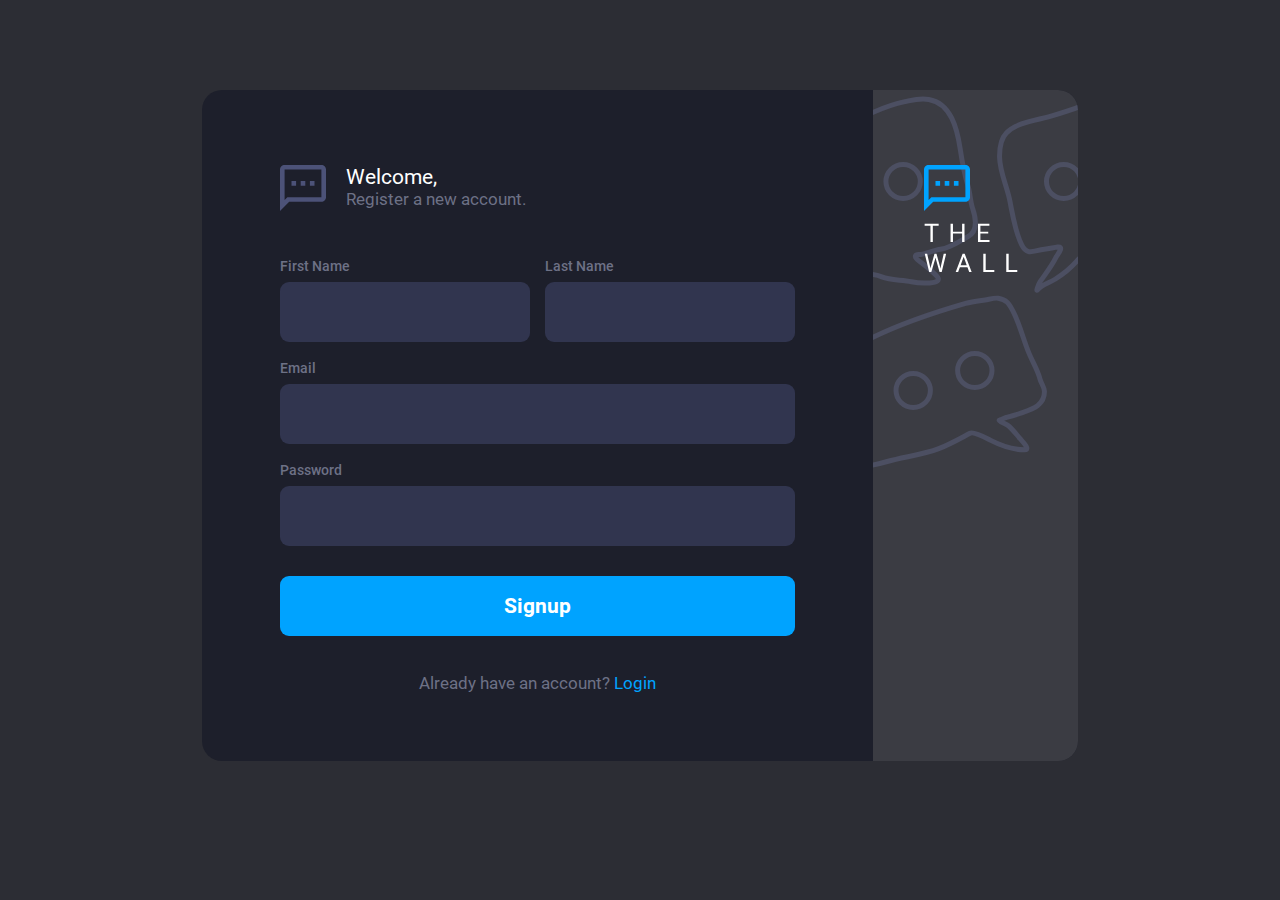
<file: views/index.html>
<!DOCTYPE html>
<html lang="en">
<head>
    <meta charset="UTF-8">
    <meta http-equiv="X-UA-Compatible" content="IE=edge">
    <meta name="viewport" content="width=device-width, initial-scale=1.0">
    <link rel="icon" type="image/x-icon" href="../assets/images/favicon.png"/>
    <meta name="description" content="Signup form of the wall assignment">
    <meta name="author" content="Jhaver Gurtiza">
    <title>The Wall | Sign Up Page</title>

    <!-- Less -->
    <link rel="stylesheet" href="../assets/css/index.css"/>
    <link rel="stylesheet" href="../assets/css/global.css"/>

</head>
<body>
    <div id="wrapper">
        <section id="signup_container">
            <img src="../assets/images/the_wall_big_logo.svg" alt="The Wall Logo">
            <h2>Welcome,</h2>
            <h1>Register a new account.</h1>
            <form id="signup_form">
                <div class="form_control">
                    <label for="first_name_input">First Name</label>
                    <input type="text" id="first_name_input">
                </div>
                <div class="form_control">
                    <label for="last_name_input">Last Name</label>
                    <input type="text" id="last_name_input">
                </div>
                <label for="email_input">Email</label>
                <input type="email" id="email_input">
                <label for="password_input">Password</label>
                <input type="password" id="password_input">
                <button type="submit">Signup</button>
                <p>Already have an account? <a href="login.html">Login</a></p>
            </form>
        </section>
        <a href="wall.html" class="hidden" id="dashboard_link"></a>
    </div>
    
    <!-- Scripts -->
    <script src="./../assets/js/index.js"></script>
</body>
</html>
</file>
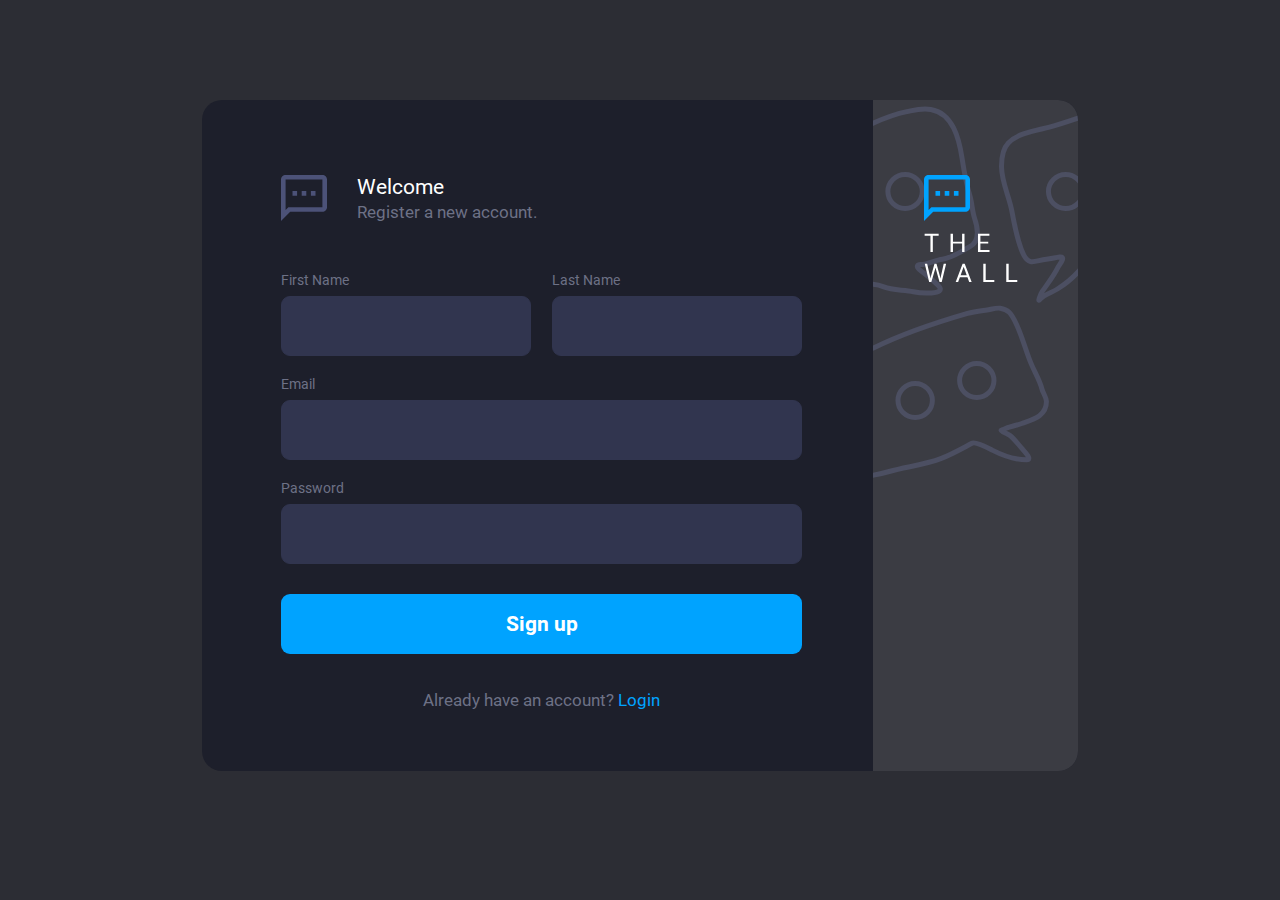
<file: web_frontend/views/index.html>
<!DOCTYPE html>
<html lang="en">
<head>
    <meta charset="UTF-8">
    <meta http-equiv="X-UA-Compatible" content="IE=edge">
    <meta name="viewport" content="width=device-width, initial-scale=1.0">
    <link rel="icon" type="image/x-icon" href="../assets/images/favicon.png"/>
    <meta name="description" content="Signup form of the wall assignment">
    <meta name="author" content="Jhaver Gurtiza">
    <title>The Wall | Sign Up Page</title>

    <!-- Less -->
    <link rel="stylesheet" href="../assets/css/index.css"/>
    <link rel="stylesheet" href="../assets/css/global.css"/>

</head>
<body>
    <div id="wrapper">
        <section id="signup_container">
            <img src="../assets/images/the_wall_big_logo.svg" alt="The Wall Logo">
            <h2>Welcome</h2>
            <h1>Register a new account.</h1>
            <form id="signup_form">
                <div class="form_control">
                    <label for="first_name_input">First Name</label>
                    <input type="text" id="first_name_input">
                </div>
                <div class="form_control">
                    <label for="last_name_input">Last Name</label>
                    <input type="text" id="last_name_input">
                </div>
                <label for="email_input">Email</label>
                <input type="email" id="email_input">
                <label for="password_input">Password</label>
                <input type="password" id="password_input">
                <button type="submit">Sign up</button>
                <p>Already have an account? <a href="login.html">Login</a></p>
            </form>
        </section>
        <a href="wall.html" class="hidden" id="dashboard_link"></a>
    </div>
    
    <!-- Scripts -->
    <script src="./../assets/js/index.js"></script>
</body>
</html>
</file>
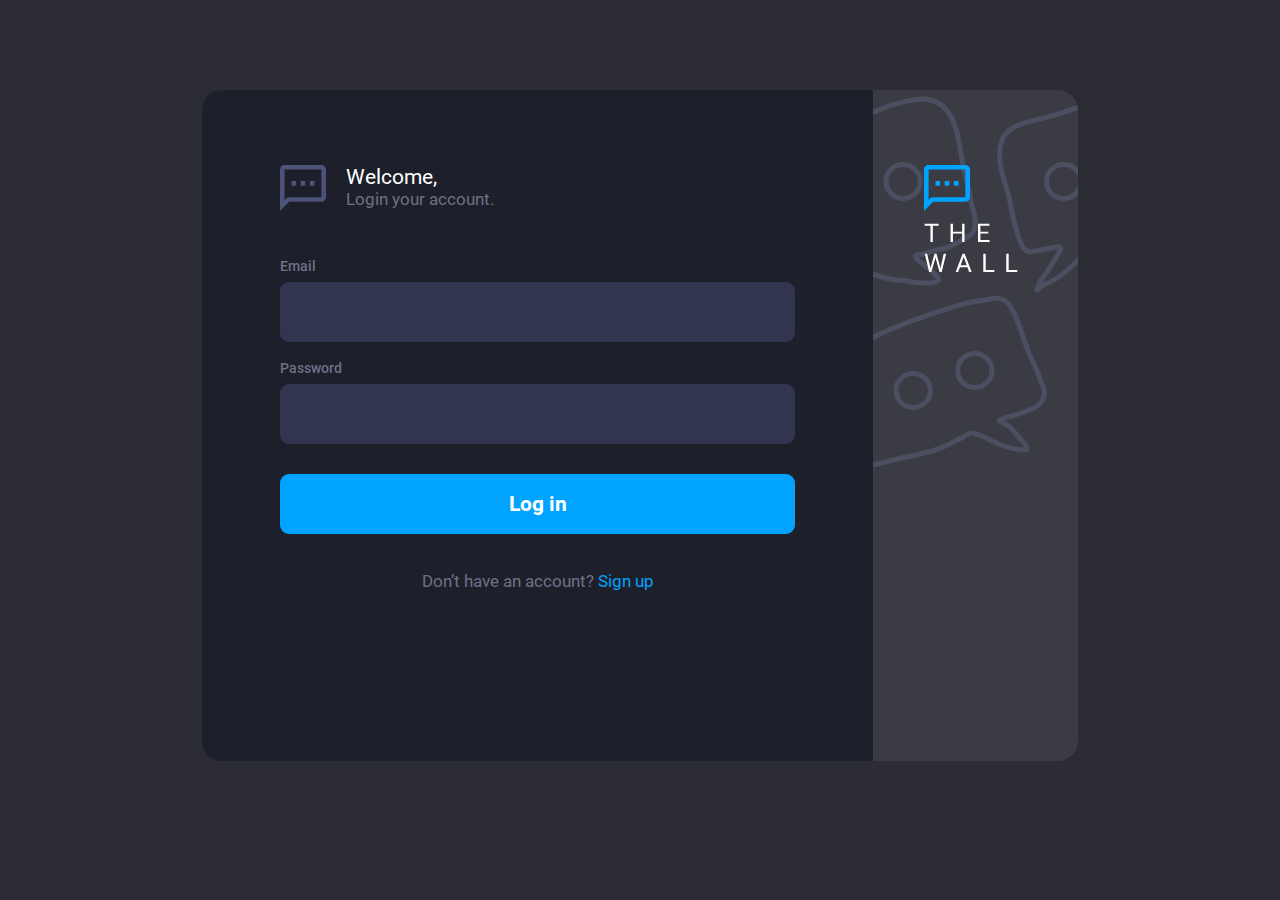
<file: views/login.html>
<!DOCTYPE html>
<html lang="en">
<head>
    <meta charset="UTF-8">
    <meta http-equiv="X-UA-Compatible" content="IE=edge">
    <meta name="viewport" content="width=device-width, initial-scale=1.0">
    <link rel="icon" type="image/x-icon" href="../assets/images/favicon.png"/>
    <meta name="description" content="Login or Register form of the wall assignment">
    <meta name="author" content="Jerwin A. Fernandez">
    <title>The Wall | Log in Page</title>

    <!-- Less -->
    <link rel="stylesheet" href="../assets/css/global.css"/>
    <link rel="stylesheet" href="../assets/css/index.css"/>
</head>
<body>

    <div id="wrapper">
        <section id="signup_container">
            <img src="../assets/images/the_wall_big_logo.svg" alt="The Wall Logo">
            <h2>Welcome,</h2>
            <h1>Login your account.</h1>
            <form id="login_form">
                <label for="email_login_input">Email</label>
                <input type="email" id="email_login_input">
                <label for="password_login_input">Password</label>
                <input type="password" id="password_login_input">
                <button type="submit">Log in</button>
                <p>Don’t have an account? <a href="index.html">Sign up</a></p>
            </form>
        </section>
        <a href="wall.html" class="hidden" id="dashboard_link"></a>
    </div>
 
    <!-- Scripts -->
    <script src="./../assets/js/index.js"></script>
</body>
</html>
</file>
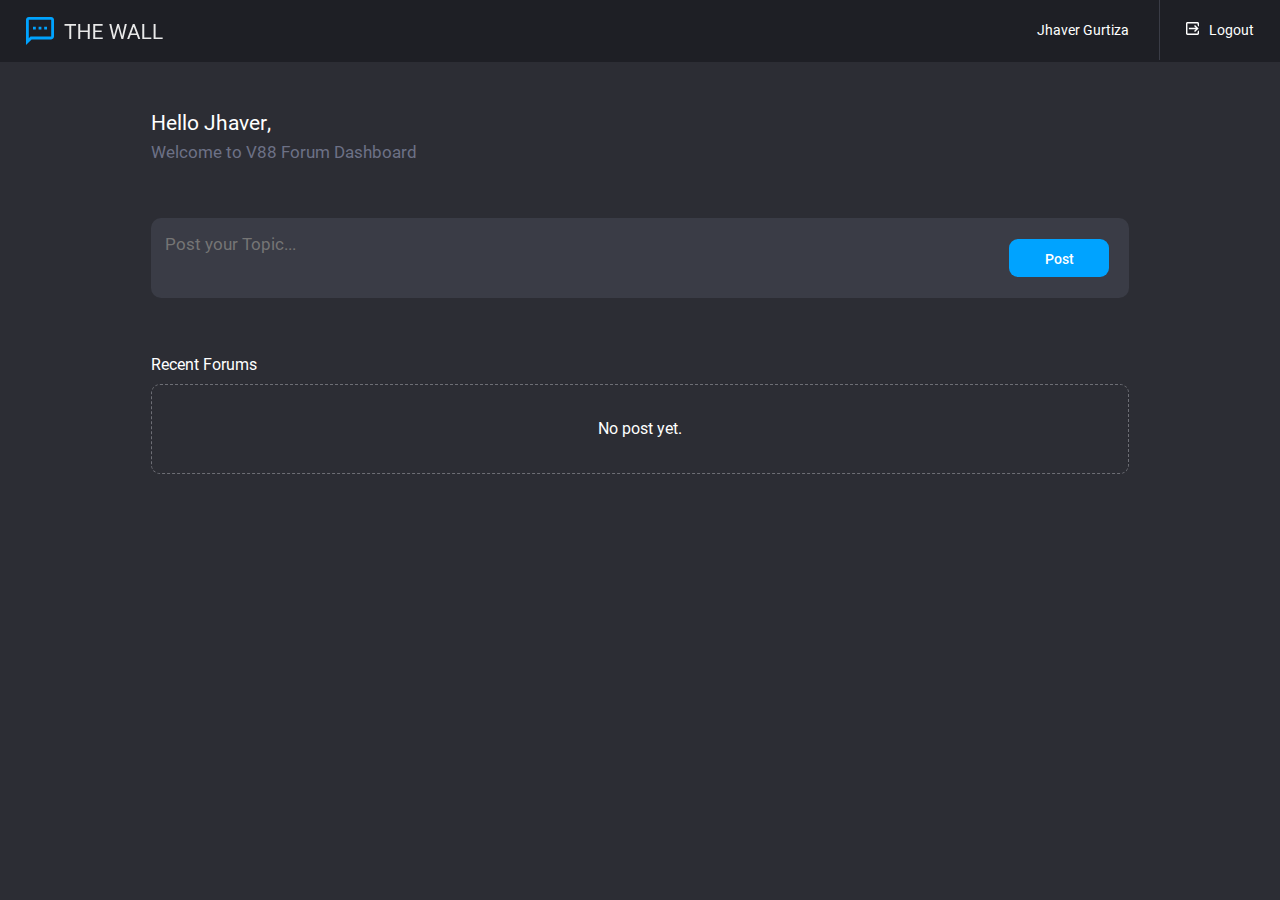
<file: views/wall.html>
<!DOCTYPE html>
<html lang="en">
<head>
    <meta charset="UTF-8">
    <meta http-equiv="X-UA-Compatible" content="IE=edge">
    <meta name="viewport" content="width=device-width, initial-scale=1.0">
    <link rel="icon" type="image/x-icon" href="../assets/images/favicon.png"/>
    <meta name="description" content="Dashboard for village 88 forum">
    <meta name="author" content="Jhaver Gurtiza">
    <title>The Wall Dashboard</title>

    <!-- Less -->
    <link rel="stylesheet" href="../assets/css/global.css"/>
    <link rel="stylesheet" href="../assets/css/wall.css"/>
</head>
<body>
    <div id="wrapper">
        <header>
            <img src="../assets/images/the_wall_small_logo.svg" alt="The Wall Logo">
            <div class="profile_container">
                <span>Jhaver Gurtiza</span>
                <a href="login.html" id="logout_btn">Logout</a>
            </div>
        </header>
        <section id="dashboard_content">
            <h2>Hello <span class="profile_name">Jhaver</span>,</h2>
            <h1>Welcome to V88 Forum Dashboard</h1>
            <form id="post_topic_form">
                <textarea placeholder="Post your Topic..."></textarea>
                <button type="submit">Post</button>
            </form>
            <h3>Recent Forums</h3>
            <p class="empty_forum_text">No post yet.</p>
            <ul id="forum_list"></ul>
        </section>
        <ul id="clone_post_container" class="hidden">
            <li>
                <p>Lorem ipsum dolor sit amet consectetur adipisicing elit. Eligendi soluta voluptas molestias tempore ipsam explicabo laborum magnam quo sint eos eveniet, nisi hic nostrum accusantium! Perspiciatis exercitationem hic omnis consequatur.</p>
                <div class="forum_details">
                    <span class="profile_name">Jhaver Gurtiza (few sec ago)</span><span class="response_counter">0 Responses</span>
                    <div class="action_container">
                        <button type="button" class="edit_btn"></button>
                        <button type="button" class="delete_btn"></button>
                        <div class="confirm_delete_container"><p>Confirm Delete?</p><button class="no_btn">No</button><button class="yes_btn">Yes</button></div>
                    </div>
                </div>
                <form class="edit_response_form">
                    <textarea placeholder="Post your response..."></textarea>
                    <button type="submit">Comment</button>
                </form>
                <ul class="response_list"></ul>
            </li>
        </ul>
    </div>
    
    <!-- Scripts -->
    <script src="./../assets/js/wall.js"></script>
</body> 
</html>
</file>
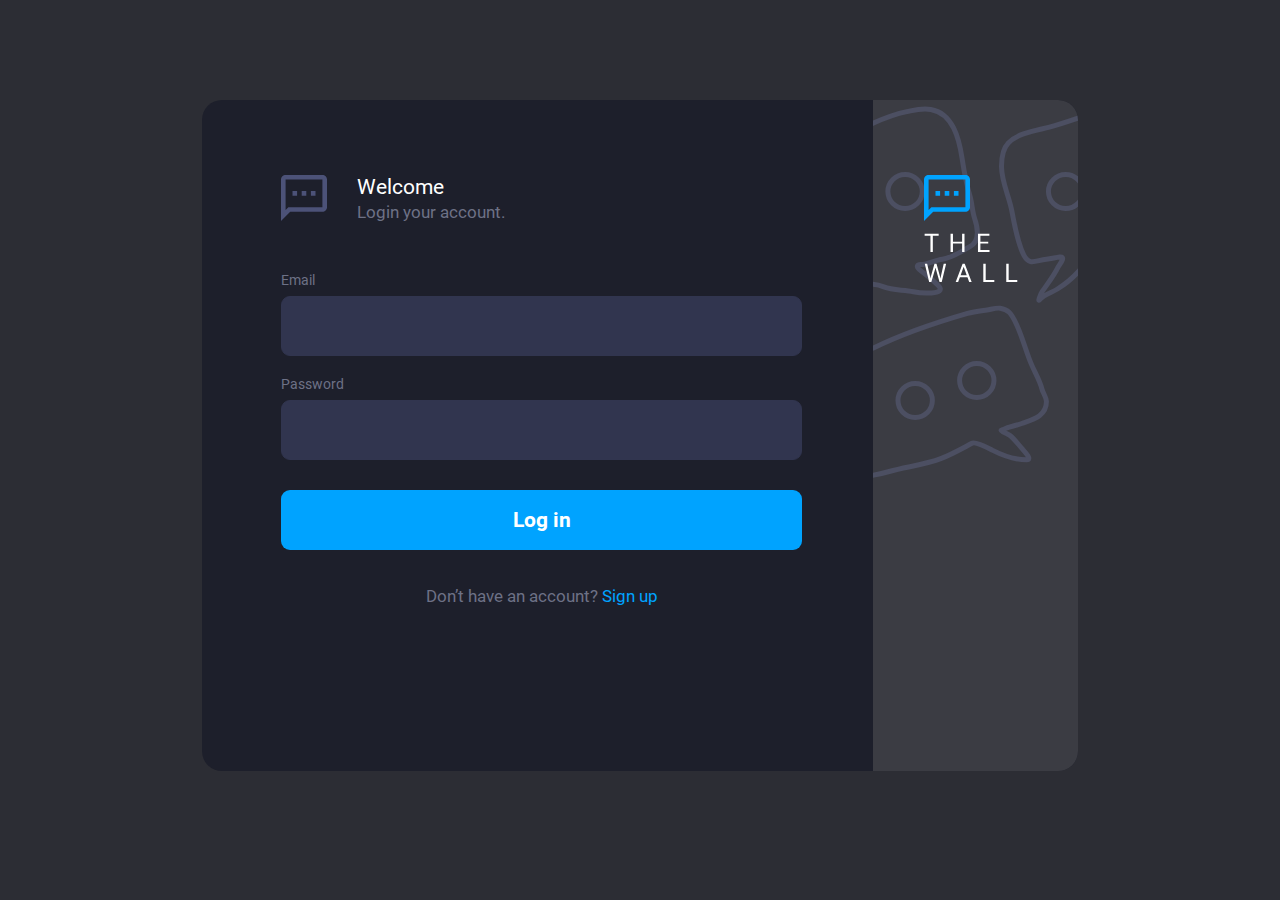
<file: web_frontend/views/login.html>
<!DOCTYPE html>
<html lang="en">
<head>
    <meta charset="UTF-8">
    <meta http-equiv="X-UA-Compatible" content="IE=edge">
    <meta name="viewport" content="width=device-width, initial-scale=1.0">
    <link rel="icon" type="image/x-icon" href="../assets/images/favicon.png"/>
    <meta name="description" content="Login or Register form of the wall assignment">
    <meta name="author" content="Jerwin A. Fernandez">
    <title>The Wall | Sign In/Up Page</title>

    <!-- Less -->
    <link rel="stylesheet" href="../assets/css/global.css"/>
    <link rel="stylesheet" href="../assets/css/index.css"/>
</head>
<body>

    <div id="wrapper">
        <section id="signup_container">
            <img src="../assets/images/the_wall_big_logo.svg" alt="The Wall Logo">
            <h2>Welcome</h2>
            <h1>Login your account.</h1>
            <form id="login_form">
                <label for="email_login_input">Email</label>
                <input type="email" id="email_login_input">
                <label for="password_login_input">Password</label>
                <input type="password" id="password_login_input">
                <button type="submit">Log in</button>
                <p>Don’t have an account? <a href="index.html">Sign up</a></p>
            </form>
        </section>
        <a href="wall.html" class="hidden" id="dashboard_link"></a>
    </div>
 
    <!-- Scripts -->
    <script src="./../assets/js/index.js"></script>
</body>
</html>
</file>
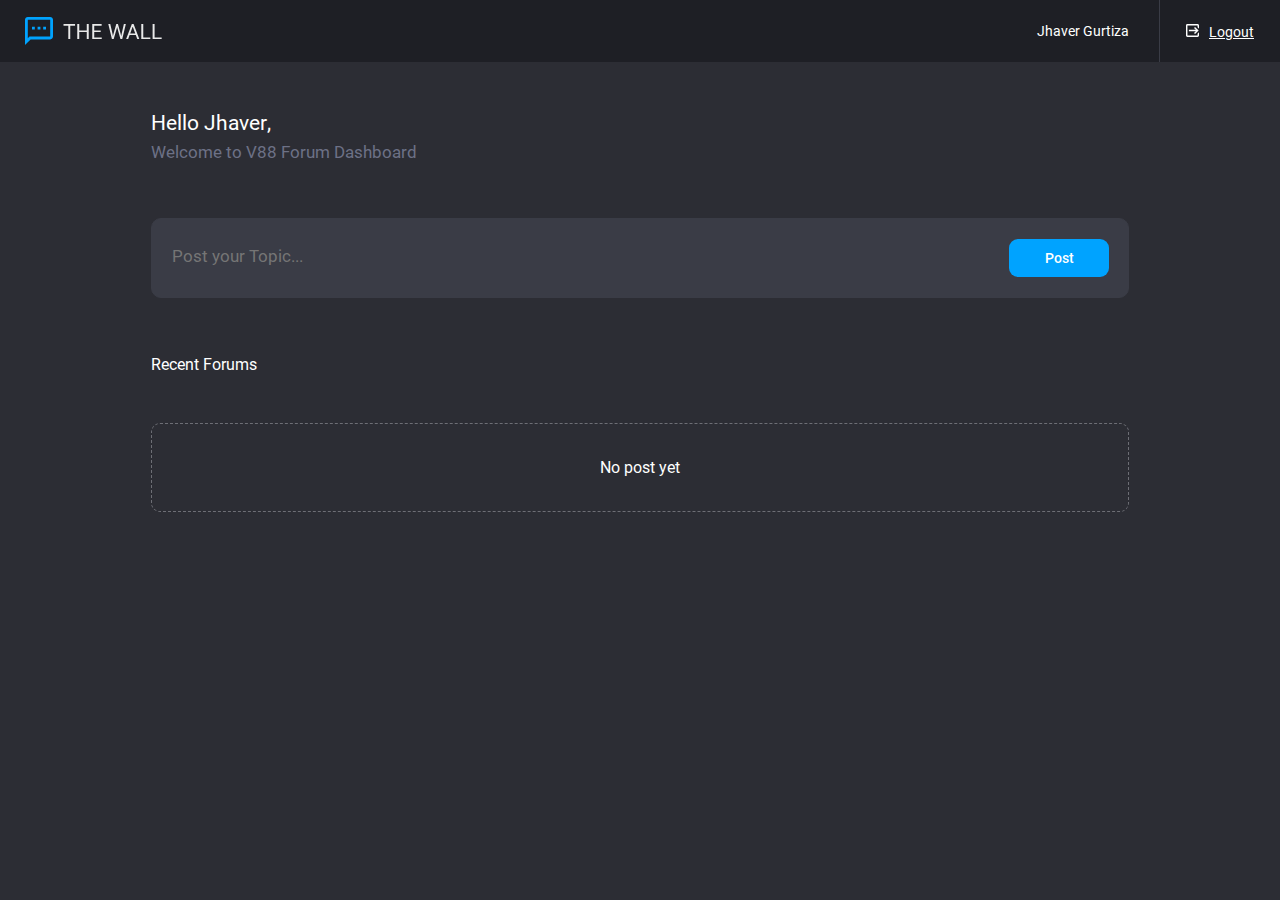
<file: web_frontend/views/wall.html>
<!DOCTYPE html>
<html lang="en">
<head>
    <meta charset="UTF-8">
    <meta http-equiv="X-UA-Compatible" content="IE=edge">
    <meta name="viewport" content="width=device-width, initial-scale=1.0">
    <link rel="icon" type="image/x-icon" href="../assets/images/favicon.png"/>
    <meta name="description" content="Dashboard for village 88 forum">
    <meta name="author" content="Jhaver Gurtiza">
    <title>The Wall Dashboard</title>

    <!-- Less -->
    <link rel="stylesheet" href="../assets/css/global.css"/>
    <link rel="stylesheet" href="../assets/css/wall.css"/>
</head>
<body>
    <div id="wrapper">
        <header>
            <img src="../assets/images/the_wall_small_logo.svg" alt="The Wall Logo">
            <div class="profile_container">
                <span>Jhaver Gurtiza</span>
                <a href="login.html" id="logout_btn">Logout</a>
            </div>
        </header>
        <section id="dashbord_content">
            <h2>Hello <span class="profile_name">Jhaver</span>,</h2>
            <h1>Welcome to V88 Forum Dashboard</h1>
            <form id="post_topic_form">
                <textarea placeholder="Post your Topic..."></textarea>
                <button type="submit">Post</button>
            </form>
            <h3>Recent Forums</h3>
            <p id="empty_forum_text">No post yet</p>
            <ul id="forum_list">
                
                
            </ul>
        </section>
        <ul id="clone_post_container" class="hidden">
            <li>
                <p>Lorem ipsum dolor sit amet, consectetur adipiscing elit. Interdum nec feugiat massa adipiscing. Sit at placerat nisi, sed lorem porttitor nulla aliquam fermentum. Mi curabitur consequat congue consectetur erat sed.</p>
                <div class="forum_details">
                    <span class="profile_name">Jhaver Gurtiza (few seconds ago)</span> <span class="response_counter">0 Responses</span> 
                    <div class="action_container">
                        <button type="button" class="edit_btn" onclick="editPost(this.id)"></button>
                        <button type="button" class="delete_btn" onclick="deletePost(this.id)"></button>
                        <div class="confirm_delete_container"><p>Confirm Delete?</p><button class="no_btn">No</button><button class="yes_btn">Yes</button></div>
                    </div>
                </div>
                <form>
                    <textarea placeholder="Post your Response..."></textarea>
                    <button type="submit">Comment</button>
                </form>
                <ul class="response_list"></ul>
            </li>
        </ul>
        <ul id="clone_response_container" class="hidden">
            <li>
                <p>Lorem ipsum dolor sit amet, consectetur adipiscing elit. Interdum nec feugiat massa adipiscing. Sit at placerat nisi, sed lorem porttitor nulla aliquam fermentum. Mi curabitur consequat congue consectetur erat sed.</p>
                <div class="forum_details">
                    <span class="profile_name">Jhaver Gurtiza (few seconds ago)</span> 
                    <div class="action_container">
                        <button type="button" class="edit_btn" onclick="editResponse(this.id)"></button>
                        <button type="button" class="delete_btn" onclick="deleteResponse(this.id)"></button>
                        <div class="confirm_delete_container"><p>Confirm Delete?</p><button class="no_btn">No</button><button class="yes_btn">Yes</button></div>
                    </div>
                </div>
                <form class="hidden">
                    <textarea placeholder="Post your Response..."></textarea>
                    <button type="submit">Comment</button>
                </form>
            </li>
        </ul>
    </div>
    <!-- Scripts -->
    <script src="./../assets/js/wall.js"></script>
</body>
</html>
</file>
<file: assets/css/index.css>
#wrapper section {
  background-color: #1D1F2B;
  border-radius: 20px;
  height: 671px;
  margin: 90px auto 0px auto;
  padding: 75px 283px 75px 78px;
  position: relative;
  width: 876px;
}
#wrapper section::before {
  background-color: #3B3C43;
  background-image: url("../images/right_panel_sign_up_in.svg");
  background-position: 41% 0%;
  background-repeat: no-repeat;
  border-radius: 0px 20px 20px 0px;
  content: "";
  display: block;
  height: 671px;
  position: absolute;
  right: 0px;
  top: 0px;
  width: 205px;
}
#wrapper section img {
  position: absolute;
  right: 60px;
  top: 75px;
}
#wrapper section h2 {
  color: #fff;
  font: 21px/24px robotoRegular, sans-serif;
  padding-left: 66px;
  position: relative;
}
#wrapper section h2::before {
  background-image: url("../images/the_wall_icon.svg");
  content: "";
  height: 46px;
  left: 0px;
  position: absolute;
  width: 46px;
}
#wrapper section h1 {
  color: #6d7186;
  font: 17px/20px robotoRegular, sans-serif;
  margin-bottom: 49px;
  padding-left: 66px;
}
#wrapper section form input {
  background-color: #31354F;
  border-radius: 9px;
  border: 1px solid transparent;
  color: #fff;
  font: 16px/16px robotoRegular, sans-serif;
  height: 60px;
  margin-bottom: 18px;
  outline: none;
  padding: 0px 20px 0px 20px;
  width: 100%;
}
#wrapper section form input:focus {
  border: 1px solid #00a3ff;
}
#wrapper section form label {
  color: #6d7186;
  display: block;
  font: 14px/16px robotoMedium, sans-serif;
  margin-bottom: 8px;
}
#wrapper section form .form_control {
  display: inline-block;
  vertical-align: top;
  width: 250px;
}
#wrapper section form .form_control:first-child {
  margin-right: 11px;
}
#wrapper section form button {
  background-color: #00a3ff;
  border-radius: 9px;
  border: none;
  color: #fff;
  font: 21px/24px robotoBold, sans-serif;
  height: 60px;
  margin-top: 12px;
  outline: none;
  width: 100%;
}
#wrapper section form button:hover {
  opacity: 0.8;
}
#wrapper section form p {
  color: #6d7186;
  font: 17px/20px robotoRegular, sans-serif;
  margin-top: 37px;
  text-align: center;
}
#wrapper section form p a {
  color: #00a3ff;
  text-decoration: none;
}
</file>
<file: assets/css/global.css>
* {
  margin: 0px;
  font-family: robotoRegular;
  box-sizing: border-box;
}
body {
  background-color: #2C2D34;
}
.hidden {
  display: none !important;
}
.show_confirmation > .forum_details .action_container {
  display: block !important;
}
.show_confirmation > .forum_details .confirm_delete_container {
  display: inline-block !important;
}
button {
  cursor: pointer;
}
button:hover {
  transition: 0.21s;
  opacity: 0.8;
}
.validation_error {
  border-color: #EB5757 !important;
}
ul {
  list-style: none;
  padding: 0px;
}
.edit_response_form {
  margin-bottom: 20px;
}
@font-face {
  font-family: robotoBlack;
  src: url("../fonts/Roboto/Roboto-Black.ttf");
}
@font-face {
  font-family: robotoBlackItalic;
  src: url("../fonts/Roboto/Roboto-BlackItalic.ttf");
}
@font-face {
  font-family: robotoBold;
  src: url("../fonts/Roboto/Roboto-Bold.ttf");
}
@font-face {
  font-family: robotoBoldItalic;
  src: url("../fonts/Roboto/Roboto-BoldItalic.ttf");
}
@font-face {
  font-family: robotoItalic;
  src: url("../fonts/Roboto/Roboto-Italic.ttf");
}
@font-face {
  font-family: robotoLight;
  src: url("../fonts/Roboto/Roboto-Light.ttf");
}
@font-face {
  font-family: robotoLightItalic;
  src: url("../fonts/Roboto/Roboto-LightItalic.ttf");
}
@font-face {
  font-family: robotoLightItalic;
  src: url("../fonts/Roboto/Roboto-LightItalic.ttf");
}
@font-face {
  font-family: robotoMedium;
  src: url("../fonts/Roboto/Roboto-Medium.ttf");
}
@font-face {
  font-family: robotoMediumItalic;
  src: url("../fonts/Roboto/Roboto-MediumItalic.ttf");
}
@font-face {
  font-family: robotoRegular;
  src: url("../fonts/Roboto/Roboto-Regular.ttf");
}
@font-face {
  font-family: robotoThin;
  src: url("../fonts/Roboto/Roboto-Thin.ttf");
}
@font-face {
  font-family: robotoThinItalic;
  src: url("../fonts/Roboto/Roboto-ThinItalic.ttf");
}
</file>
<file: web_frontend/assets/css/index.css>
#wrapper section {
  background-color: #1D1F2B;
  border-radius: 20px;
  height: 671px;
  margin: 100px auto 0px auto;
  padding: 75px 276px 50px 79px;
  position: relative;
  width: 876px;
}
#wrapper section::after {
  background-color: #3B3C43;
  background-image: url("../images/right_panel_sign_up_in.svg");
  background-position: -30px 0px;
  background-repeat: no-repeat;
  border-radius: 0px 20px 20px 0px;
  content: "";
  display: inline-block;
  height: 671px;
  position: absolute;
  right: 0px;
  top: 0px;
  vertical-align: top;
  width: 205px;
}
#wrapper section img {
  position: absolute;
  right: 60px;
  top: 75px;
  z-index: 2;
}
#wrapper section h2 {
  color: #ffffff;
  font: 21px/24px robotoRegular, sans-serif;
  padding-left: 76px;
  position: relative;
  margin-bottom: 3px;
}
#wrapper section h2::before {
  background-image: url("../images/the_wall_icon.svg");
  content: "";
  display: inline-block;
  height: 46px;
  left: 0px;
  position: absolute;
  vertical-align: top;
  width: 46px;
}
#wrapper section h1 {
  color: #6d7186;
  font: 17px/20px robotoRegular, sans-serif;
  padding-left: 76px;
}
#wrapper section form {
  margin-top: 50px;
}
#wrapper section form .form_control {
  display: inline-block;
  vertical-align: top;
  width: 250px;
}
#wrapper section form .form_control:first-child {
  margin-right: 17px;
}
#wrapper section form label {
  color: #6d7186;
  display: block;
  font: 14px/16px robotoRegular, sans-serif;
  margin-bottom: 8px;
}
#wrapper section form input {
  background-color: #31354F;
  border-radius: 9px;
  border: 1px solid #31354F;
  color: #ffffff;
  display: block;
  font: 16px/16px robotoRegular;
  height: 60px;
  margin-bottom: 20px;
  outline: none;
  padding-left: 20px;
  width: 100%;
}
#wrapper section form input:focus {
  border-color: #00a3ff;
}
#wrapper section form button {
  background-color: #00a3ff;
  border-radius: 9px;
  border: none;
  color: #ffffff;
  cursor: pointer;
  font: 21px/24px robotoBold, sans-serif;
  height: 60px;
  margin: 10px 0px 36px 0px;
  outline: none;
  width: 100%;
}
#wrapper section form p {
  color: #6d7186;
  font: 17px/20px robotoRegular, sans-serif;
  text-align: center;
}
#wrapper section form p a {
  color: #00a3ff;
  font: 17px/20px robotoRegular, sans-serif;
  text-decoration: none;
}
#wrapper section form p a:hover {
  text-decoration: underline;
}
</file>
<file: web_frontend/assets/css/global.css>
* {
  margin: 0px;
  font-family: robotoRegular;
  box-sizing: border-box;
}
body {
  background-color: #2C2D34;
}
.hidden {
  display: none !important;
}
button {
  cursor: pointer;
}
button:hover {
  transition: 0.21s;
  opacity: 0.8;
}
.validation_error {
  border-color: #EB5757 !important;
}
ul {
  list-style: none;
  padding: 0px;
}
@font-face {
  font-family: robotoBlack;
  src: url("../fonts/Roboto/Roboto-Black.ttf");
}
@font-face {
  font-family: robotoBlackItalic;
  src: url("../fonts/Roboto/Roboto-BlackItalic.ttf");
}
@font-face {
  font-family: robotoBold;
  src: url("../fonts/Roboto/Roboto-Bold.ttf");
}
@font-face {
  font-family: robotoBoldItalic;
  src: url("../fonts/Roboto/Roboto-BoldItalic.ttf");
}
@font-face {
  font-family: robotoItalic;
  src: url("../fonts/Roboto/Roboto-Italic.ttf");
}
@font-face {
  font-family: robotoLight;
  src: url("../fonts/Roboto/Roboto-Light.ttf");
}
@font-face {
  font-family: robotoLightItalic;
  src: url("../fonts/Roboto/Roboto-LightItalic.ttf");
}
@font-face {
  font-family: robotoLightItalic;
  src: url("../fonts/Roboto/Roboto-LightItalic.ttf");
}
@font-face {
  font-family: robotoMedium;
  src: url("../fonts/Roboto/Roboto-Medium.ttf");
}
@font-face {
  font-family: robotoMediumItalic;
  src: url("../fonts/Roboto/Roboto-MediumItalic.ttf");
}
@font-face {
  font-family: robotoRegular;
  src: url("../fonts/Roboto/Roboto-Regular.ttf");
}
@font-face {
  font-family: robotoThin;
  src: url("../fonts/Roboto/Roboto-Thin.ttf");
}
@font-face {
  font-family: robotoThinItalic;
  src: url("../fonts/Roboto/Roboto-ThinItalic.ttf");
}
</file>
<file: assets/css/wall.css>
body {
  background-color: #2C2D34;
}
#wrapper header {
  background-color: #1E1F25;
  height: 62px;
  position: fixed;
  top: 0px;
  vertical-align: top;
  width: 100%;
  z-index: 50;
}
#wrapper header img {
  margin: 17px 26px;
}
#wrapper header .profile_container {
  position: absolute;
  right: 0px;
  top: 0px;
}
#wrapper header .profile_container a,
#wrapper header .profile_container span {
  color: #fff;
  display: inline-block;
  font: 14px/16px robotoRegular, sans-serif;
  height: 60px;
  padding: 22px 26px;
  vertical-align: top;
}
#wrapper header .profile_container a {
  border-left: 1px solid #3A3C46;
  text-decoration: none;
}
#wrapper header .profile_container a:hover {
  background-color: #00a3ff;
}
#wrapper header .profile_container a::before {
  background-image: url("../images/the_wall_sprite_icon.svg");
  background-position: 100% 50%;
  content: "";
  display: inline-block;
  height: 13px;
  margin-right: 10px;
  vertical-align: top;
  width: 13px;
}
#wrapper section {
  margin: 111px auto 0px auto;
  width: 978px;
}
#wrapper section h2 {
  color: #fff;
  font: 21px/24px robotoRegular, sans-serif;
  margin-bottom: 7px;
}
#wrapper section h1 {
  color: #6d7186;
  font: 17px/20px robotoRegular, sans-serif;
  margin-bottom: 56px;
}
#wrapper section form {
  position: relative;
}
#wrapper section form textarea {
  background-color: #3A3C46;
  border-radius: 10px;
  border: 1px solid transparent;
  color: #fff;
  font: 17px/25px robotoRegular, sans-serif;
  height: 80px;
  outline: none;
  padding: 13px 156px 20px 13px;
  resize: none;
  width: 100%;
}
#wrapper section form textarea:focus {
  border: 1px solid #00a3ff;
}
#wrapper section form button {
  background-color: #00a3ff;
  border-radius: 9px;
  border: none;
  color: #fff;
  font: 14px/39px robotoMedium, sans-serif;
  height: 38px;
  outline: none;
  position: absolute;
  right: 20px;
  top: 21px;
  width: 100px;
}
#wrapper section h3 {
  color: #fff;
  font: 16px/18px robotoRegular, sans-serif;
  margin-top: 54px;
}
#wrapper section .empty_forum_text {
  border-radius: 9px;
  border: 1px dashed #6D6E75;
  color: #fff;
  display: block;
  font: 16px/18px robotoRegular, sans-serif;
  margin-top: 10px;
  padding: 35px;
  text-align: center;
}
#wrapper section > #forum_list {
  margin-top: 16px;
}
#wrapper section > #forum_list li {
  background-color: #1E1F25;
  border-radius: 10px;
  padding: 22px 30px 28px 30px;
}
#wrapper section > #forum_list li p {
  color: #fff;
  font: 16px/25px robotoItalic, sans-serif;
}
#wrapper section > #forum_list li .forum_details {
  margin-top: 12px;
  position: relative;
}
#wrapper section > #forum_list li .forum_details span {
  color: #A3A3FF;
  display: inline-block;
  font: 14px/16px robotoRegular, sans-serif;
  vertical-align: top;
}
#wrapper section > #forum_list li .forum_details span:first-child {
  border-right: 1px solid #A3A3FF;
  margin-right: 16px;
  padding-right: 16px;
}
#wrapper section > #forum_list li .forum_details .action_container {
  bottom: 5px;
  display: inline-block;
  position: absolute;
  right: 0px;
  vertical-align: top;
}
#wrapper section > #forum_list li .forum_details .action_container > button {
  background-color: #32333C;
  background-image: url("../images/the_wall_sprite_icon.svg");
  background-repeat: no-repeat;
  border-radius: 4px;
  border: 1px solid #606066;
  height: 29px;
  width: 29px;
}
#wrapper section > #forum_list li .forum_details .action_container > button:hover {
  background-color: #fff;
  border-color: #fff;
}
#wrapper section > #forum_list li .forum_details .action_container > button.edit_btn {
  background-position: 49% 50%;
  transition: none;
}
#wrapper section > #forum_list li .forum_details .action_container > button.edit_btn:hover {
  background-position: -12% 50%;
}
#wrapper section > #forum_list li .forum_details .action_container > button.delete_btn {
  background-position: 79% 50%;
  transition: none;
}
#wrapper section > #forum_list li .forum_details .action_container > button.delete_btn:hover {
  background-position: 19% 50%;
}
#wrapper section > #forum_list li .forum_details .action_container .confirm_delete_container {
  background-color: #32333C;
  border-radius: 0px 4px 4px 0px;
  border: 1px solid #606066;
  display: none;
  height: 29px;
  margin-left: -5px;
  padding: 8px 5px 9px 9px;
  vertical-align: top;
  width: 146px;
}
#wrapper section > #forum_list li .forum_details .action_container .confirm_delete_container p {
  color: #fff;
  display: inline-block;
  font: 10px/11px robotoSemiBold, sans-serif;
  vertical-align: top;
}
#wrapper section > #forum_list li .forum_details .action_container .confirm_delete_container > button {
  background-color: transparent;
  border: none;
  color: #6D7186;
  display: inline-block;
  font: 10px/11px robotoRegular, sans-serif;
  vertical-align: top;
}
#wrapper section > #forum_list li .forum_details .action_container .confirm_delete_container > button.yes_btn {
  color: #A3A3FF;
}
#wrapper section > #forum_list li > form {
  margin-bottom: 0px;
  margin-top: 28px;
}
#wrapper section > #forum_list li .response_list li {
  border-bottom: 1px solid #3F404A;
  border-radius: 0px;
  margin-left: 15px;
  padding: 22px 0px 23px 0px;
}
#wrapper section > #forum_list li .response_list li:last-child {
  border-bottom: none;
}
#wrapper section > #forum_list > li {
  margin-bottom: 30px;
}
@media screen and (max-width: 1045px) {
  #wrapper section {
    padding: 0px 26px;
    width: 100%;
  }
}
</file>
<file: web_frontend/assets/css/wall.css>
#wrapper header {
  background-color: #1E1F25;
  position: fixed;
  width: 100%;
  height: 62px;
  padding: 0px 0px;
  vertical-align: top;
  z-index: 50;
  top: 0px;
}
#wrapper header > img {
  margin: 17px 25px;
}
#wrapper header .profile_container {
  position: absolute;
  right: 0px;
  top: 0px;
}
#wrapper header .profile_container span {
  color: #ffffff;
  display: inline-block;
  font: 14px/16px robotoRegular, sans-serif;
  margin-top: 23px;
  vertical-align: top;
}
#wrapper header .profile_container a {
  background-color: transparent;
  border-left: 1px solid #3A3C46;
  color: #ffffff;
  display: inline-block;
  font: 14px/16px robotoRegular, sans-serif;
  height: 62px;
  margin-left: 26px;
  padding: 24px 26px;
  vertical-align: top;
}
#wrapper header .profile_container a:hover {
  background-color: #00a3ff;
}
#wrapper header .profile_container a::before {
  background-image: url("../images/the_icon_sprite.svg");
  background-position: -425px -50px;
  content: "";
  display: inline-block;
  height: 13px;
  margin-right: 10px;
  vertical-align: top;
  width: 13px;
}
#wrapper section#dashbord_content {
  margin: 0px auto 30px auto;
  padding-top: 63px;
  width: 978px;
}
#wrapper section#dashbord_content > h2 {
  color: #ffffff;
  font: 21px/24px robotoRegular, sans-serif;
  margin: 48px 0px 7px 0px;
}
#wrapper section#dashbord_content > h1 {
  color: #6d7186;
  font: 17px/20px robotoRegular, sans-serif;
  margin-bottom: 56px;
}
#wrapper section#dashbord_content form {
  position: relative;
}
#wrapper section#dashbord_content form textarea {
  background-color: #3A3C46;
  border-radius: 10px;
  border: 1px solid #3A3C46;
  color: #ffffff;
  font: 17px/25px robotoRegular, sans-serif;
  height: 80px;
  outline: none;
  padding: 25px 20px;
  resize: none;
  width: 100%;
}
#wrapper section#dashbord_content form textarea:focus {
  border: 1px solid #00a3ff;
}
#wrapper section#dashbord_content form button {
  background-color: #00a3ff;
  border-radius: 9px;
  border: none;
  color: #ffffff;
  font: 14px/16px robotoMedium, sans-serif;
  height: 38px;
  margin: 21px 20px;
  position: absolute;
  right: 0px;
  top: 0px;
  width: 100px;
}
#wrapper section#dashbord_content > h3 {
  color: #ffffff;
  font: 16px/18px robotoRegular, sans-serif;
  margin: 54px 0px 16px 0px;
}
#wrapper section#dashbord_content #empty_forum_text {
  border-radius: 9px;
  border: 1px dashed #6D6E75;
  color: #ffffff;
  font: 16px/18px robotoRegular, sans-serif;
  height: 89px;
  margin-top: 49px;
  padding: 35px 0px;
  text-align: center;
}
#wrapper section#dashbord_content > #forum_list li {
  background-color: #1E1F25;
  border-radius: 10px;
  margin-bottom: 30px;
  padding: 23px 30px 30px 30px;
  width: 100%;
}
#wrapper section#dashbord_content > #forum_list li:last-child {
  margin: 0px;
}
#wrapper section#dashbord_content > #forum_list li:hover > .forum_details .action_container {
  display: inline-block !important;
}
#wrapper section#dashbord_content > #forum_list li p {
  color: #ffffff;
  font: 16px/25px robotoItalic, sans-serif;
  margin-bottom: 11px;
}
#wrapper section#dashbord_content > #forum_list li .forum_details {
  color: #A3A3FF;
  display: block;
  font: 14px/16px robotoRegular, sans-serif;
  margin-bottom: 20px;
  position: relative;
  vertical-align: top;
}
#wrapper section#dashbord_content > #forum_list li .forum_details .response_counter {
  border-left: 1px solid #A3A3FF;
  margin-left: 20px;
  padding-left: 20px;
}
#wrapper section#dashbord_content > #forum_list .response_list {
  padding-left: 15px;
  position: relative;
}
#wrapper section#dashbord_content > #forum_list .response_list li {
  border-bottom: 1px solid #3F404A;
  border-radius: 0px;
  margin-bottom: 0px;
  padding-bottom: 6px;
  padding-left: 0px;
  padding-right: 0px;
  position: relative;
}
#wrapper section#dashbord_content > #forum_list .response_list li form {
  margin-bottom: 20px;
}
#wrapper section#dashbord_content > #forum_list .response_list li:hover .action_container {
  bottom: 15px;
  display: inline-block;
}
#wrapper section#dashbord_content .action_container {
  bottom: 0px;
  display: none;
  position: absolute;
  right: 0px;
}
#wrapper section#dashbord_content .action_container > button {
  background-color: #32333C;
  background-image: url(../images/the_icon_sprite.svg);
  background-position: -401px -44px;
  border-radius: 4px;
  border: 1px solid #606066;
  display: inline-block;
  height: 29px;
  vertical-align: top;
  width: 26px;
}
#wrapper section#dashbord_content .action_container > button:hover {
  background-color: #ffffff;
  border-color: #ffffff;
}
#wrapper section#dashbord_content .action_container > button.edit_btn {
  background-position: -380px -44px;
  margin-right: 3px;
}
#wrapper section#dashbord_content .action_container > .confirm_delete_container {
  border-radius: 0px 4px 4px 0px;
  border: 1px solid #606066;
  display: none;
  height: 29px;
  margin-left: -5px;
  padding: 8px;
}
#wrapper section#dashbord_content .action_container > .confirm_delete_container > p {
  color: #ffffff;
  display: inline-block;
  font: 10px/11px robotoSemiBold, sans-serif !important;
  margin: 0px;
  vertical-align: top;
}
#wrapper section#dashbord_content .action_container > .confirm_delete_container > button {
  background-color: transparent;
  border: 0px;
  color: #6D7186;
  font: 10px/11px robotoSemiBold, sans-serif !important;
  vertical-align: top;
}
#wrapper section#dashbord_content .action_container > .confirm_delete_container .yes_btn {
  color: #A3A3FF;
}
</file>
